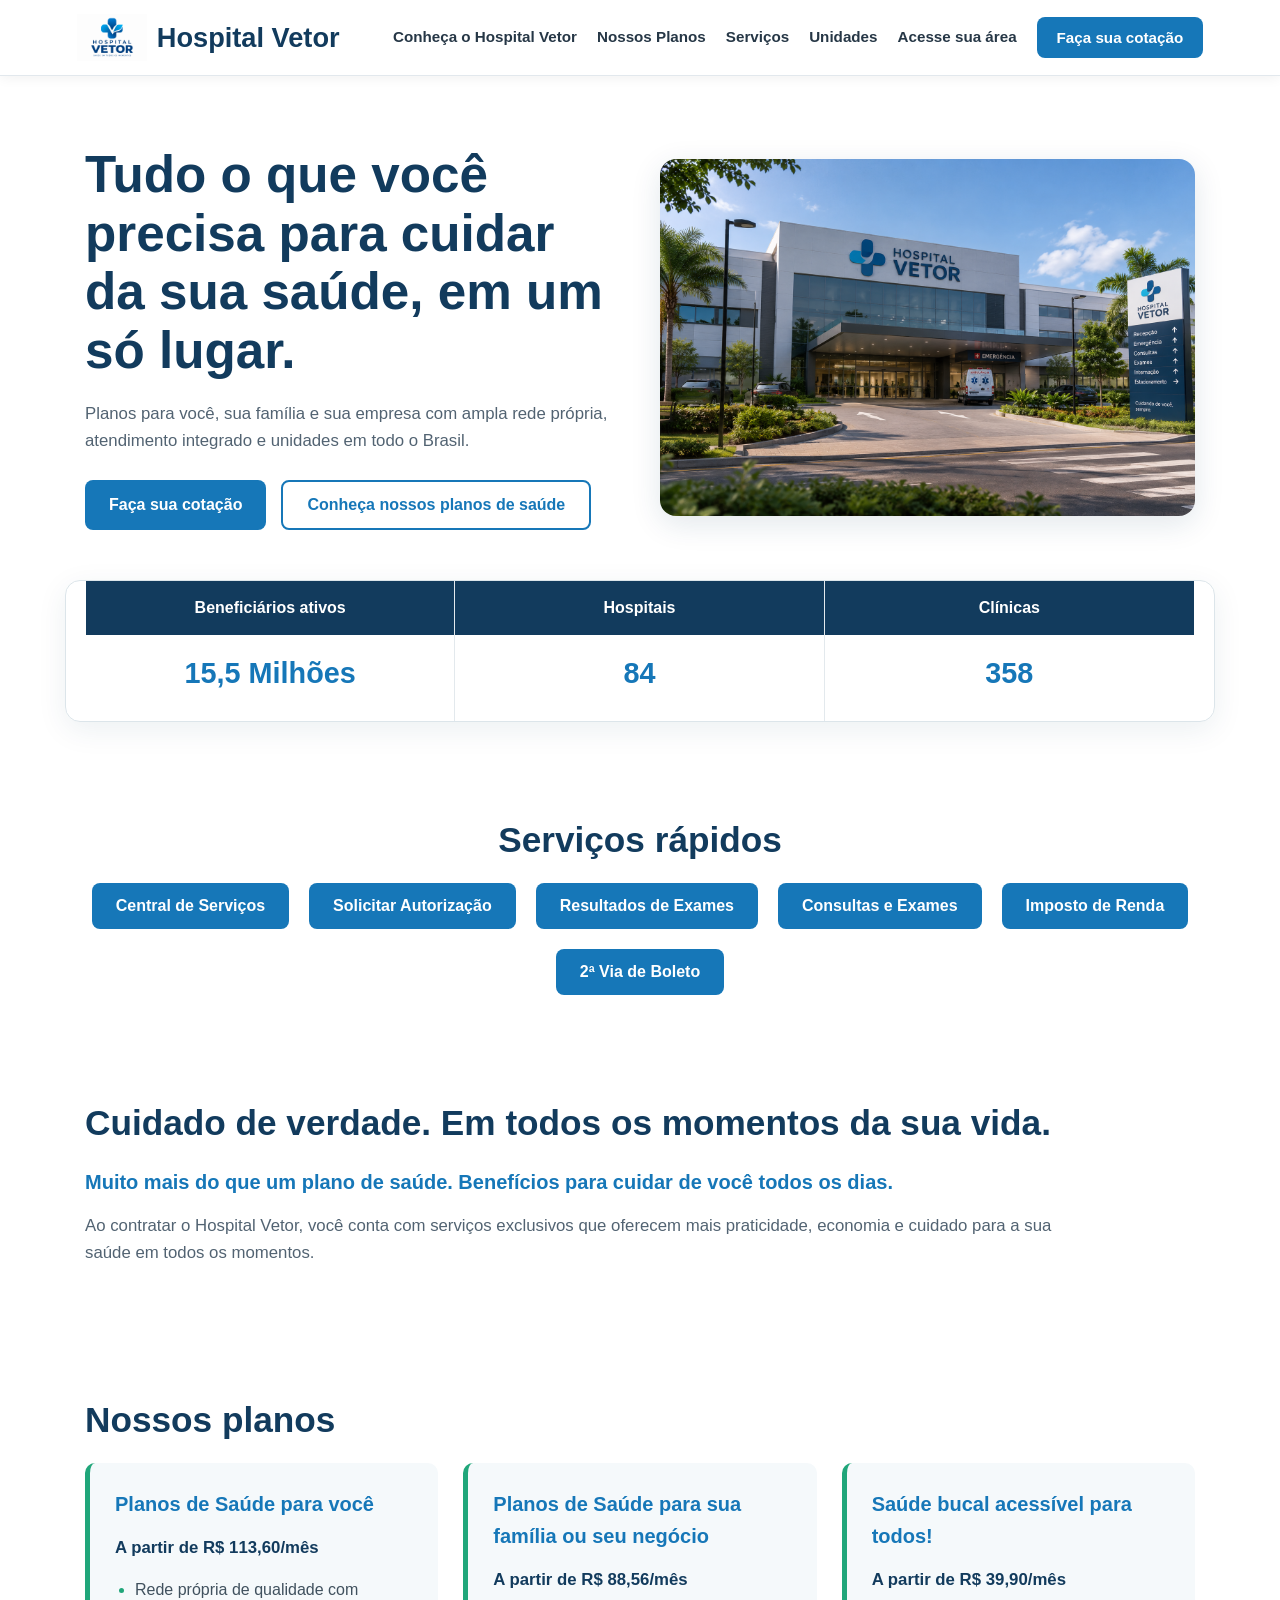
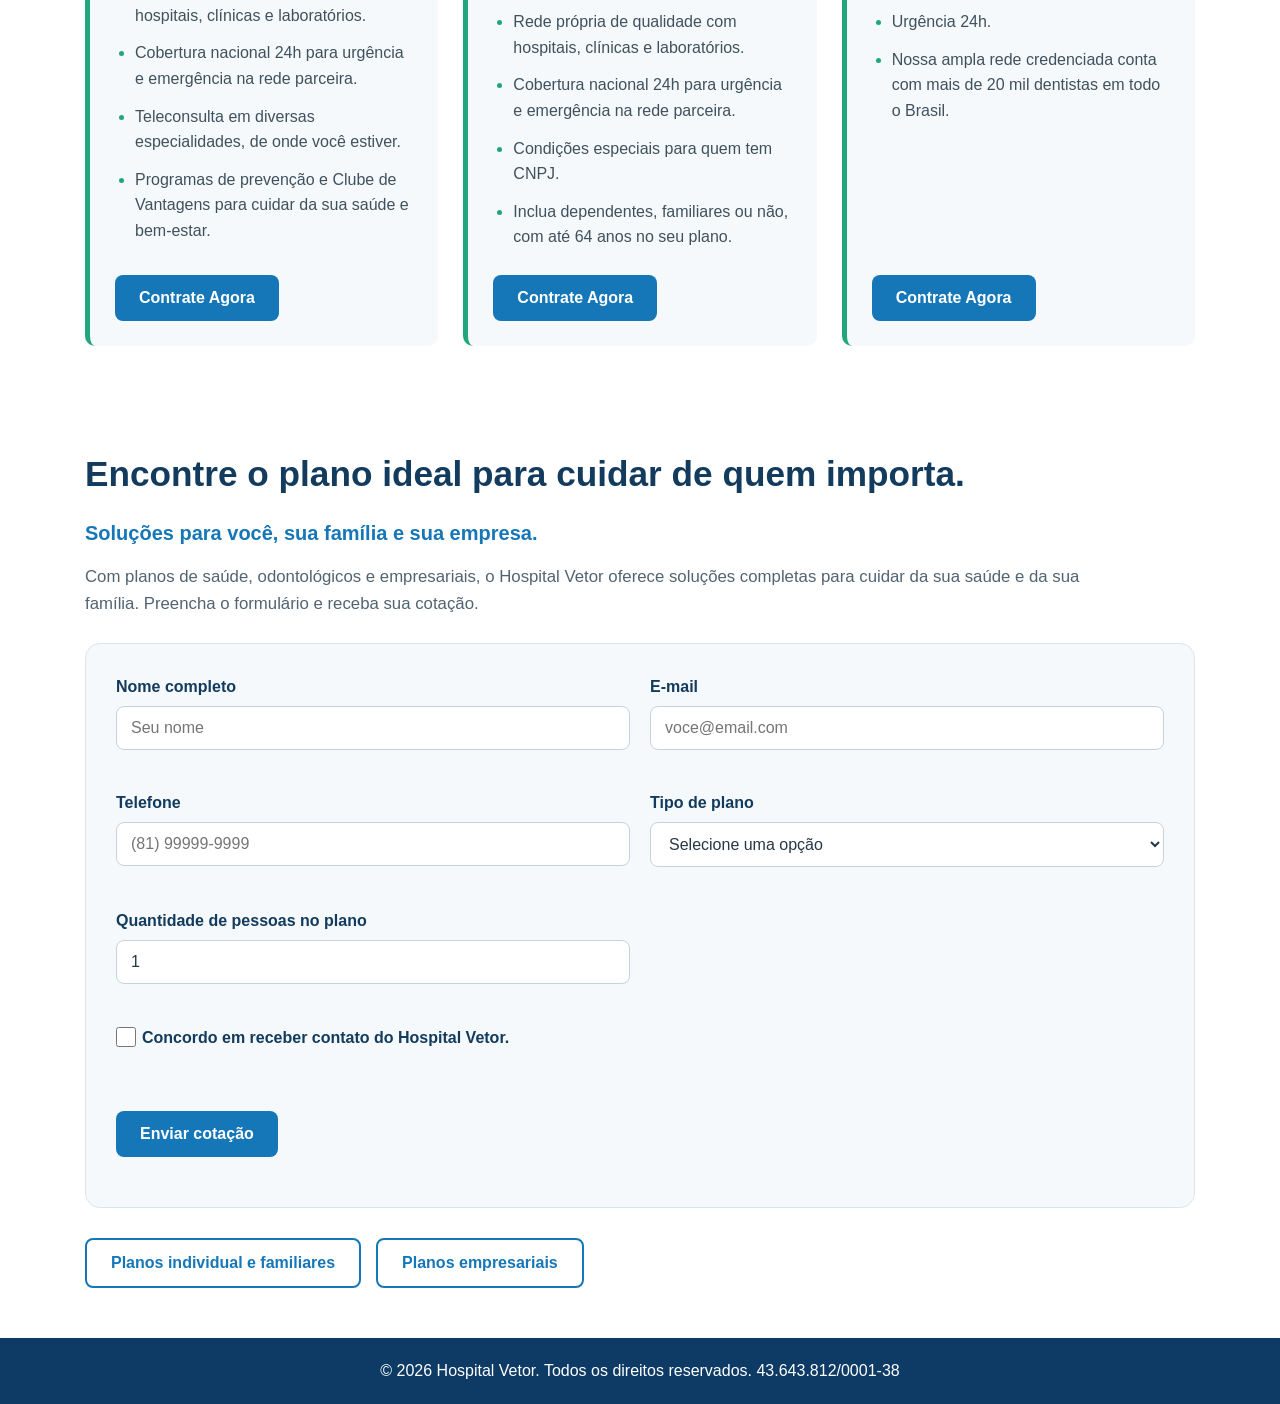
<file: index.html>
<!DOCTYPE html>
<html lang="pt-br">
    <meta charset="UTF-8">
    <meta name="viewport" content="width=device-width, initial-scale=1.0">
    <meta name="description" content="Hospital Vetor: planos de saúde e odontológicos para você, sua família e sua empresa.">
    <title>Hospital Vetor</title>
    <link rel="icon" href="logo_vetor.png" type="image/png">
    <link rel="stylesheet" href="stylevetor.css">
</head>
<body>
    <header class="cabecalho">
        <div class="logo-titulo">
            <img src="logo_vetor.png" alt="Logo Hospital Vetor">
            <p class="titulo-hospital">Hospital Vetor</p>
        </div>
        <button class="menu-toggle" id="menuToggle" type="button" aria-label="Abrir menu" aria-expanded="false" aria-controls="menuPrincipal">&#9776;</button>
        <nav class="menu" id="menuPrincipal" aria-label="Menu principal">
            <a href="#inicio">Conheça o Hospital Vetor</a>
            <a href="#planos">Nossos Planos</a>
            <a href="#servicos">Serviços</a>
            <a href="#unidades">Unidades</a>
            <a href="#cotacao">Acesse sua área</a>
            <button type="button" class="btn-cotacao" data-rolar="#cotacao">Faça sua cotação</button>
        </nav>
    </header>

    <main>
        <section class="hero" id="inicio">
            <div class="hero-texto">
                <h1>Tudo o que você precisa para cuidar da sua saúde, em um só lugar.</h1>
                <p>Planos para você, sua família e sua empresa com ampla rede própria, atendimento integrado e unidades em todo o Brasil.</p>
                <div class="hero-botoes">
                    <button type="button" class="btn" data-rolar="#cotacao">Faça sua cotação</button>
                    <button type="button" class="btn btn-secundario" data-rolar="#planos">Conheça nossos planos de saúde</button>
                </div>
            </div>
            <figure class="hero-imagem">
                <img src="hospital_vetor.png" alt="Frente do Hospital Vetor">
            </figure>
        </section>

        <section class="numeros" id="unidades" aria-label="Números do Hospital Vetor">
            <article class="numero">
                <strong data-valor="15.8" data-casas="1" data-sufixo=" Milhões">15,8 Milhões</strong>
                <span>Beneficiários ativos</span>
            </article>
            <article class="numero">
                <strong data-valor="86" data-casas="0" data-sufixo="">86</strong>
                <span>Hospitais</span>
            </article>
            <article class="numero">
                <strong data-valor="365" data-casas="0" data-sufixo="">365</strong>
                <span>Clínicas</span>
            </article>
        </section>

        <section class="atalhos" id="servicos" aria-labelledby="tituloServicos">
            <h2 id="tituloServicos">Serviços rápidos</h2>
            <div class="botoes">
                <button type="button" data-servico="Central de Serviços">Central de Serviços</button>
                <button type="button" data-servico="Solicitar Autorização">Solicitar Autorização</button>
                <button type="button" data-servico="Resultados de Exames">Resultados de Exames</button>
                <button type="button" data-servico="Consultas e Exames">Consultas e Exames</button>
                <button type="button" data-servico="Imposto de Renda">Imposto de Renda</button>
                <button type="button" data-servico="2ª Via de Boleto">2ª Via de Boleto</button>
            </div>
        </section>

        <section class="apresentacao" aria-labelledby="tituloCuidado">
            <h2 id="tituloCuidado">Cuidado de verdade. Em todos os momentos da sua vida.</h2>
            <h3>Muito mais do que um plano de saúde. Benefícios para cuidar de você todos os dias.</h3>
            <p>Ao contratar o Hospital Vetor, você conta com serviços exclusivos que oferecem mais praticidade, economia e cuidado para a sua saúde em todos os momentos.</p>
        </section>

        <section class="planos" id="planos" aria-labelledby="tituloPlanos">
            <h2 id="tituloPlanos">Nossos planos</h2>
            <div class="planos-grade">
                <article class="plano">
                    <h3>Planos de Saúde para você</h3>
                    <p class="preco">A partir de R$ 113,60/mês</p>
                    <ul>
                        <li>Rede própria de qualidade com hospitais, clínicas e laboratórios.</li>
                        <li>Cobertura nacional 24h para urgência e emergência na rede parceira.</li>
                        <li>Teleconsulta em diversas especialidades, de onde você estiver.</li>
                        <li>Programas de prevenção e Clube de Vantagens para cuidar da sua saúde e bem-estar.</li>
                    </ul>
                    <button type="button" class="btn btn-contratar" data-plano="individual">Contrate Agora</button>
                </article>

                <article class="plano">
                    <h3>Planos de Saúde para sua família ou seu negócio</h3>
                    <p class="preco">A partir de R$ 88,56/mês</p>
                    <ul>
                        <li>Rede própria de qualidade com hospitais, clínicas e laboratórios.</li>
                        <li>Cobertura nacional 24h para urgência e emergência na rede parceira.</li>
                        <li>Condições especiais para quem tem CNPJ.</li>
                        <li>Inclua dependentes, familiares ou não, com até 64 anos no seu plano.</li>
                    </ul>
                    <button type="button" class="btn btn-contratar" data-plano="familiar">Contrate Agora</button>
                </article>

                <article class="plano">
                    <h3>Saúde bucal acessível para todos!</h3>
                    <p class="preco">A partir de R$ 39,90/mês</p>
                    <ul>
                        <li>Urgência 24h.</li>
                        <li>Nossa ampla rede credenciada conta com mais de 20 mil dentistas em todo o Brasil.</li>
                    </ul>
                    <button type="button" class="btn btn-contratar" data-plano="odontologico">Contrate Agora</button>
                </article>
            </div>
        </section>

        <section class="cotacao" id="cotacao" aria-labelledby="tituloCotacao">
            <h2 id="tituloCotacao">Encontre o plano ideal para cuidar de quem importa.</h2>
            <h3>Soluções para você, sua família e sua empresa.</h3>
            <p>Com planos de saúde, odontológicos e empresariais, o Hospital Vetor oferece soluções completas para cuidar da sua saúde e da sua família. Preencha o formulário e receba sua cotação.</p>

            <form id="formCotacao" class="formulario" novalidate>
                <div class="campo">
                    <label for="nome">Nome completo</label>
                    <input type="text" id="nome" name="nome" placeholder="Seu nome" autocomplete="name" required>
                    <small class="erro" id="erro-nome" aria-live="polite"></small>
                </div>

                <div class="campo">
                    <label for="email">E-mail</label>
                    <input type="email" id="email" name="email" placeholder="voce@email.com" autocomplete="email" required>
                    <small class="erro" id="erro-email" aria-live="polite"></small>
                </div>

                <div class="campo">
                    <label for="telefone">Telefone</label>
                    <input type="tel" id="telefone" name="telefone" placeholder="(81) 99999-9999" autocomplete="tel" maxlength="15" required>
                    <small class="erro" id="erro-telefone" aria-live="polite"></small>
                </div>

                <div class="campo">
                    <label for="plano">Tipo de plano</label>
                    <select id="plano" name="plano" required>
                        <option value="">Selecione uma opção</option>
                        <option value="individual">Plano de saúde individual</option>
                        <option value="familiar">Plano familiar ou empresarial</option>
                        <option value="odontologico">Plano odontológico</option>
                    </select>
                    <small class="erro" id="erro-plano" aria-live="polite"></small>
                </div>

                <div class="campo">
                    <label for="vidas">Quantidade de pessoas no plano</label>
                    <input type="number" id="vidas" name="vidas" min="1" max="100" value="1" required>
                    <small class="erro" id="erro-vidas" aria-live="polite"></small>
                </div>

                <div class="campo campo-check">
                    <input type="checkbox" id="aceite" name="aceite" required>
                    <label for="aceite">Concordo em receber contato do Hospital Vetor.</label>
                    <small class="erro" id="erro-aceite" aria-live="polite"></small>
                </div>

                <div class="resumo" id="resumo" aria-live="polite"></div>

                <button type="submit" class="btn">Enviar cotação</button>
                <p class="retorno" id="retorno" role="status" aria-live="polite"></p>
            </form>

            <div class="hero-botoes">
                <button type="button" class="btn btn-secundario" data-plano="individual">Planos individual e familiares</button>
                <button type="button" class="btn btn-secundario" data-plano="familiar">Planos empresariais</button>
            </div>
        </section>
    </main>
    <footer class="rodape">
        <p>© 2026 Hospital Vetor. Todos os direitos reservados. 43.643.812/0001-38</p>
    </footer>

    <div class="aviso" id="aviso" role="status" aria-live="polite"></div>
    <button type="button" class="topo" id="botaoTopo" aria-label="Voltar ao topo">&#8593;</button>

    <script src="script.js"></script>
</body>
</html>
</file>
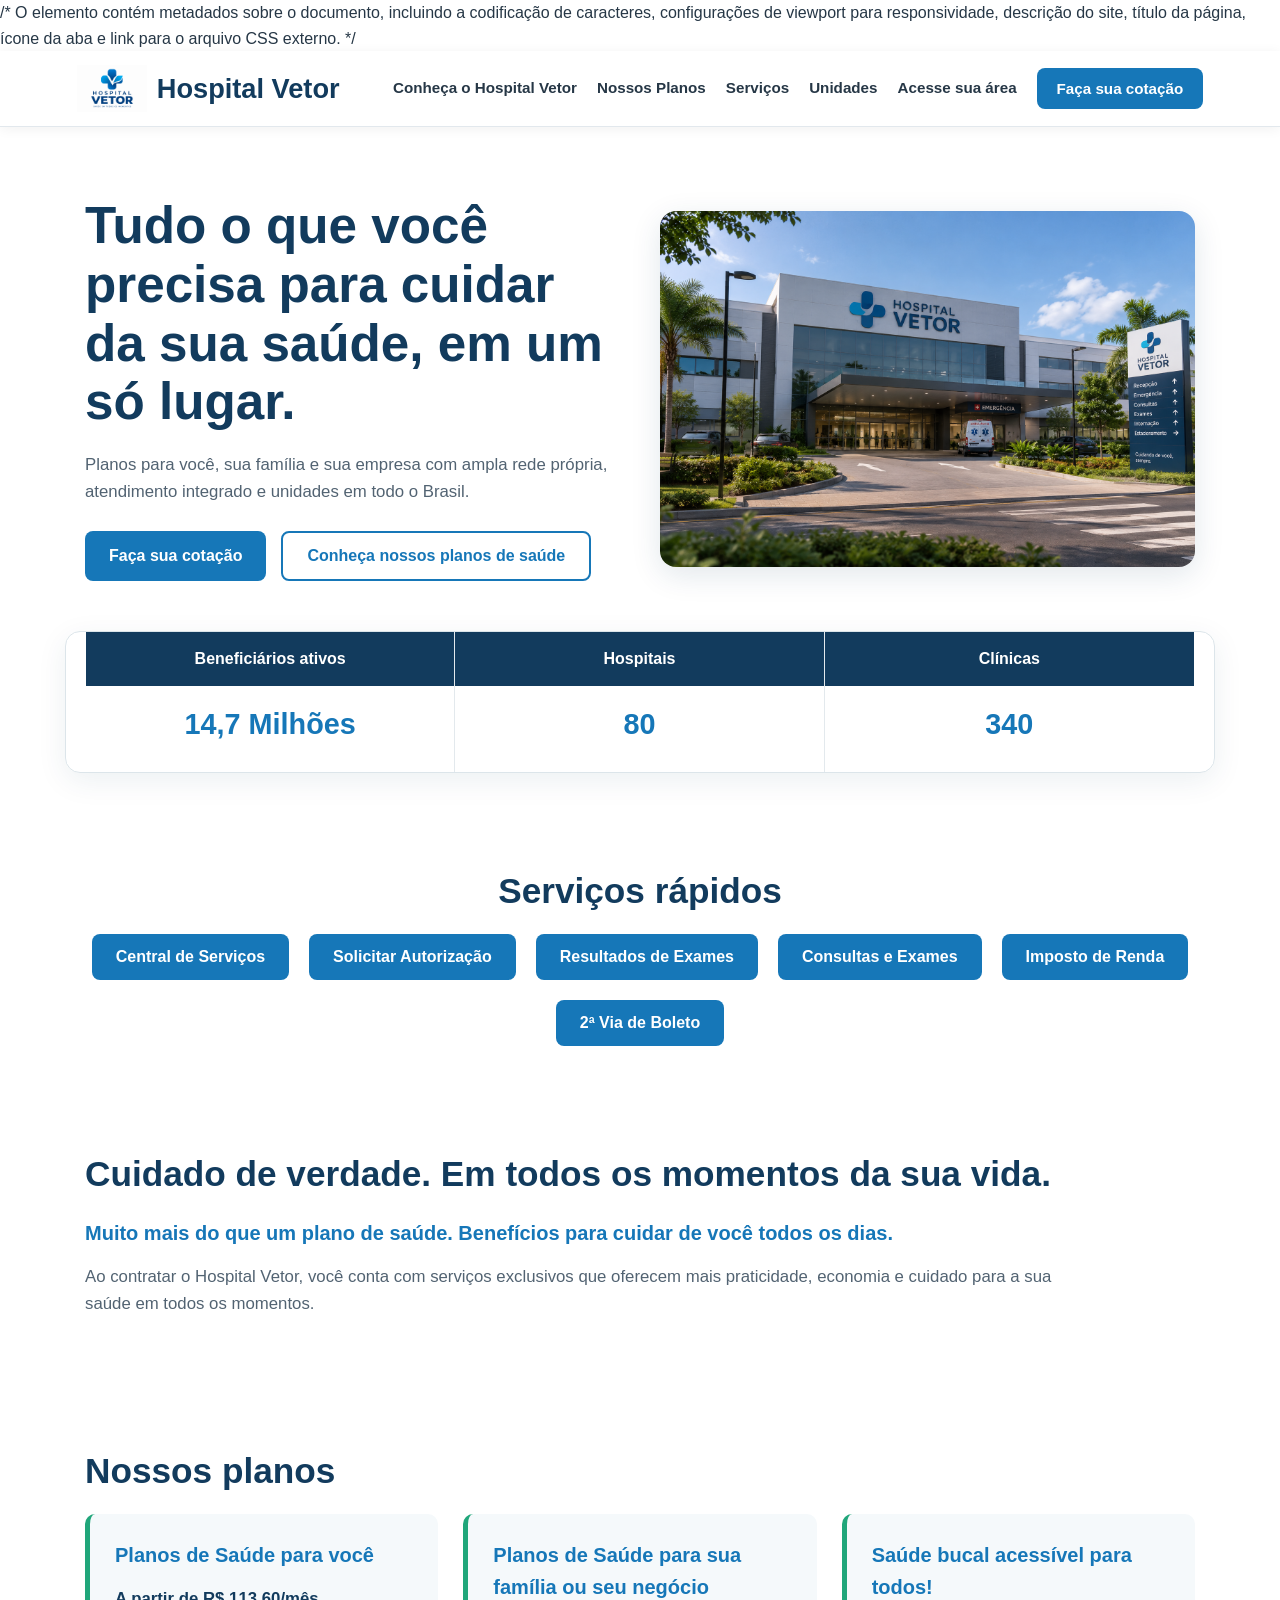
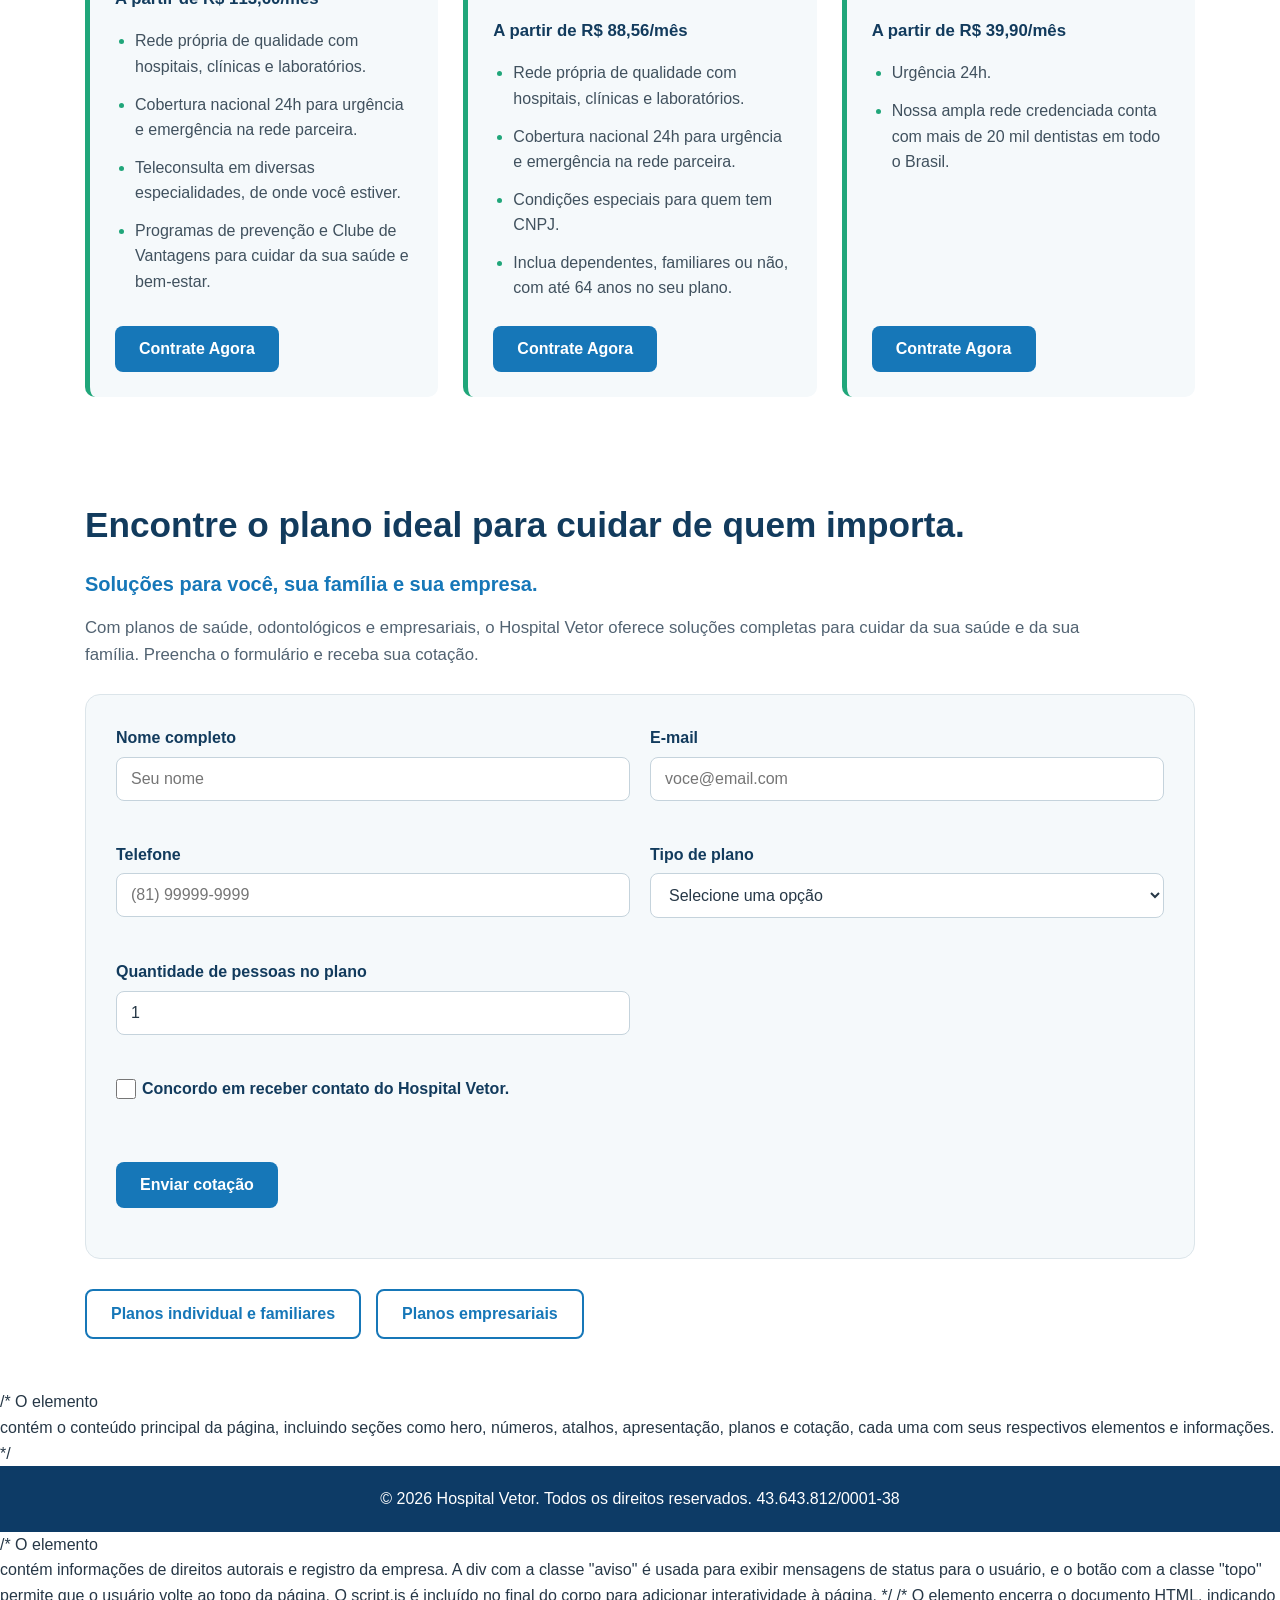
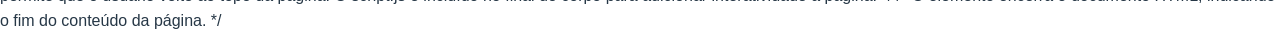
<file: hvetor.html>
<!DOCTYPE html>
<html lang="pt-br">
<!--<!DOCTYPE html> declara que este documento é um documento HTML5. A tag <html> define o início do documento HTML e o atributo lang="pt-br" indica que o idioma principal do conteúdo é o português brasileiro.-->
<head>
    <meta charset="UTF-8">
    <meta name="viewport" content="width=device-width, initial-scale=1.0">
    <meta name="description" content="Hospital Vetor: planos de saúde e odontológicos para você, sua família e sua empresa.">
    <title>Hospital Vetor</title>
    <link rel="icon" href="logo_vetor.png" type="image/png">
    <link rel="stylesheet" href="stylevetor.css">
</head>
/* O elemento <head> contém metadados sobre o documento, incluindo a codificação de caracteres, configurações de viewport para responsividade, descrição do site, título da página, ícone da aba e link para o arquivo CSS externo. */
<body>
    <header class="cabecalho">
        <div class="logo-titulo">
            <img src="logo_vetor.png" alt="Logo Hospital Vetor">
            <p class="titulo-hospital">Hospital Vetor</p>
        </div>
        <button class="menu-toggle" id="menuToggle" type="button" aria-label="Abrir menu" aria-expanded="false" aria-controls="menuPrincipal">&#9776;</button>
        <nav class="menu" id="menuPrincipal" aria-label="Menu principal">
            <a href="#inicio">Conheça o Hospital Vetor</a>
            <a href="#planos">Nossos Planos</a>
            <a href="#servicos">Serviços</a>
            <a href="#unidades">Unidades</a>
            <a href="#cotacao">Acesse sua área</a>
            <button type="button" class="btn-cotacao" data-rolar="#cotacao">Faça sua cotação</button>
        </nav>
    </header>

    <main>
        <section class="hero" id="inicio">
            <div class="hero-texto">
                <h1>Tudo o que você precisa para cuidar da sua saúde, em um só lugar.</h1>
                <p>Planos para você, sua família e sua empresa com ampla rede própria, atendimento integrado e unidades em todo o Brasil.</p>
                <div class="hero-botoes">
                    <button type="button" class="btn" data-rolar="#cotacao">Faça sua cotação</button>
                    <button type="button" class="btn btn-secundario" data-rolar="#planos">Conheça nossos planos de saúde</button>
                </div>
            </div>
            <figure class="hero-imagem">
                <img src="hospital_vetor.png" alt="Frente do Hospital Vetor">
            </figure>
        </section>

        <section class="numeros" id="unidades" aria-label="Números do Hospital Vetor">
            <article class="numero">
                <strong data-valor="15.8" data-casas="1" data-sufixo=" Milhões">15,8 Milhões</strong>
                <span>Beneficiários ativos</span>
            </article>
            <article class="numero">
                <strong data-valor="86" data-casas="0" data-sufixo="">86</strong>
                <span>Hospitais</span>
            </article>
            <article class="numero">
                <strong data-valor="365" data-casas="0" data-sufixo="">365</strong>
                <span>Clínicas</span>
            </article>
        </section>

        <section class="atalhos" id="servicos" aria-labelledby="tituloServicos">
            <h2 id="tituloServicos">Serviços rápidos</h2>
            <div class="botoes">
                <button type="button" data-servico="Central de Serviços">Central de Serviços</button>
                <button type="button" data-servico="Solicitar Autorização">Solicitar Autorização</button>
                <button type="button" data-servico="Resultados de Exames">Resultados de Exames</button>
                <button type="button" data-servico="Consultas e Exames">Consultas e Exames</button>
                <button type="button" data-servico="Imposto de Renda">Imposto de Renda</button>
                <button type="button" data-servico="2ª Via de Boleto">2ª Via de Boleto</button>
            </div>
        </section>

        <section class="apresentacao" aria-labelledby="tituloCuidado">
            <h2 id="tituloCuidado">Cuidado de verdade. Em todos os momentos da sua vida.</h2>
            <h3>Muito mais do que um plano de saúde. Benefícios para cuidar de você todos os dias.</h3>
            <p>Ao contratar o Hospital Vetor, você conta com serviços exclusivos que oferecem mais praticidade, economia e cuidado para a sua saúde em todos os momentos.</p>
        </section>

        <section class="planos" id="planos" aria-labelledby="tituloPlanos">
            <h2 id="tituloPlanos">Nossos planos</h2>
            <div class="planos-grade">
                <article class="plano">
                    <h3>Planos de Saúde para você</h3>
                    <p class="preco">A partir de R$ 113,60/mês</p>
                    <ul>
                        <li>Rede própria de qualidade com hospitais, clínicas e laboratórios.</li>
                        <li>Cobertura nacional 24h para urgência e emergência na rede parceira.</li>
                        <li>Teleconsulta em diversas especialidades, de onde você estiver.</li>
                        <li>Programas de prevenção e Clube de Vantagens para cuidar da sua saúde e bem-estar.</li>
                    </ul>
                    <button type="button" class="btn btn-contratar" data-plano="individual">Contrate Agora</button>
                </article>

                <article class="plano">
                    <h3>Planos de Saúde para sua família ou seu negócio</h3>
                    <p class="preco">A partir de R$ 88,56/mês</p>
                    <ul>
                        <li>Rede própria de qualidade com hospitais, clínicas e laboratórios.</li>
                        <li>Cobertura nacional 24h para urgência e emergência na rede parceira.</li>
                        <li>Condições especiais para quem tem CNPJ.</li>
                        <li>Inclua dependentes, familiares ou não, com até 64 anos no seu plano.</li>
                    </ul>
                    <button type="button" class="btn btn-contratar" data-plano="familiar">Contrate Agora</button>
                </article>

                <article class="plano">
                    <h3>Saúde bucal acessível para todos!</h3>
                    <p class="preco">A partir de R$ 39,90/mês</p>
                    <ul>
                        <li>Urgência 24h.</li>
                        <li>Nossa ampla rede credenciada conta com mais de 20 mil dentistas em todo o Brasil.</li>
                    </ul>
                    <button type="button" class="btn btn-contratar" data-plano="odontologico">Contrate Agora</button>
                </article>
            </div>
        </section>

        <section class="cotacao" id="cotacao" aria-labelledby="tituloCotacao">
            <h2 id="tituloCotacao">Encontre o plano ideal para cuidar de quem importa.</h2>
            <h3>Soluções para você, sua família e sua empresa.</h3>
            <p>Com planos de saúde, odontológicos e empresariais, o Hospital Vetor oferece soluções completas para cuidar da sua saúde e da sua família. Preencha o formulário e receba sua cotação.</p>

            <form id="formCotacao" class="formulario" novalidate>
                <div class="campo">
                    <label for="nome">Nome completo</label>
                    <input type="text" id="nome" name="nome" placeholder="Seu nome" autocomplete="name" required>
                    <small class="erro" id="erro-nome" aria-live="polite"></small>
                </div>

                <div class="campo">
                    <label for="email">E-mail</label>
                    <input type="email" id="email" name="email" placeholder="voce@email.com" autocomplete="email" required>
                    <small class="erro" id="erro-email" aria-live="polite"></small>
                </div>

                <div class="campo">
                    <label for="telefone">Telefone</label>
                    <input type="tel" id="telefone" name="telefone" placeholder="(81) 99999-9999" autocomplete="tel" maxlength="15" required>
                    <small class="erro" id="erro-telefone" aria-live="polite"></small>
                </div>

                <div class="campo">
                    <label for="plano">Tipo de plano</label>
                    <select id="plano" name="plano" required>
                        <option value="">Selecione uma opção</option>
                        <option value="individual">Plano de saúde individual</option>
                        <option value="familiar">Plano familiar ou empresarial</option>
                        <option value="odontologico">Plano odontológico</option>
                    </select>
                    <small class="erro" id="erro-plano" aria-live="polite"></small>
                </div>

                <div class="campo">
                    <label for="vidas">Quantidade de pessoas no plano</label>
                    <input type="number" id="vidas" name="vidas" min="1" max="100" value="1" required>
                    <small class="erro" id="erro-vidas" aria-live="polite"></small>
                </div>

                <div class="campo campo-check">
                    <input type="checkbox" id="aceite" name="aceite" required>
                    <label for="aceite">Concordo em receber contato do Hospital Vetor.</label>
                    <small class="erro" id="erro-aceite" aria-live="polite"></small>
                </div>

                <div class="resumo" id="resumo" aria-live="polite"></div>

                <button type="submit" class="btn">Enviar cotação</button>
                <p class="retorno" id="retorno" role="status" aria-live="polite"></p>
            </form>

            <div class="hero-botoes">
                <button type="button" class="btn btn-secundario" data-plano="individual">Planos individual e familiares</button>
                <button type="button" class="btn btn-secundario" data-plano="familiar">Planos empresariais</button>
            </div>
        </section>
    </main>
/* O elemento <main> contém o conteúdo principal da página, incluindo seções como hero, números, atalhos, apresentação, planos e cotação, cada uma com seus respectivos elementos e informações. */

    <footer class="rodape">
        <p>© 2026 Hospital Vetor. Todos os direitos reservados. 43.643.812/0001-38</p>
    </footer>

    <div class="aviso" id="aviso" role="status" aria-live="polite"></div>
    <button type="button" class="topo" id="botaoTopo" aria-label="Voltar ao topo">&#8593;</button>

    <script src="script.js"></script>
</body>
/* O elemento <footer> contém informações de direitos autorais e registro da empresa. A div com a classe "aviso" é usada para exibir mensagens de status para o usuário, e o botão com a classe "topo" permite que o usuário volte ao topo da página. O script.js é incluído no final do corpo para adicionar interatividade à página. */
</html>
/* O elemento <html> encerra o documento HTML, indicando o fim do conteúdo da página. */
</file>
<file: stylevetor.css>
/* Resetando margens, preenchimentos e definindo box-sizing para todos os elementos */
* {
    margin: 0;
    padding: 0;
    box-sizing: border-box;
}
/* Definindo comportamento de rolagem suave para a página */
html {
    scroll-behavior: smooth;
}
/* Estilizando o corpo da página com fonte, cor de fundo, cor do texto, altura da linha e tamanho da fonte */
body {
    font-family: Arial, Helvetica, sans-serif;
    background-color: #ffffff;
    color: #263746;
    line-height: 1.6;
    font-size: 16px;
}

a {
    text-decoration: none;
    color: inherit;
}

a:focus,
button:focus,
input:focus,
select:focus {
    outline: 3px solid #F5B942;
    outline-offset: 3px;
}

@media (prefers-reduced-motion: reduce) {
    * {
        scroll-behavior: auto !important;
        animation-duration: 0.01ms !important;
        transition-duration: 0.01ms !important;
    }
}
/* Estilizando o cabeçalho da página com cor de fundo, borda inferior, preenchimento, layout flexível, alinhamento e sombra */
.cabecalho {
    background-color: #ffffff;
    border-bottom: 1px solid #E2E8ED;
    padding: 14px 6%;
    display: flex;
    align-items: center;
    justify-content: space-between;
    gap: 30px;
    position: sticky;
    top: 0;
    z-index: 1000;
    box-shadow: 0 2px 12px rgba(0, 0, 0, 0.06);
}
/*Estilizando devidamente os itens do site conforme a identidade visual do hospital, incluindo o logo, título, menu e botões*/
.logo-titulo {
    display: flex;
    align-items: center;
    gap: 10px;
}

.logo-titulo img {
    width: 70px;
    height: auto;
}

.titulo-hospital {
    color: #123B5D;
    font-size: 1.7rem;
    font-weight: 700;
}

.menu {
    display: flex;
    align-items: center;
    justify-content: flex-end;
    gap: 20px;
    flex-wrap: wrap;
}

.menu a {
    color: #263746;
    font-size: 0.95rem;
    font-weight: 600;
    transition: color 0.2s ease;
}

.menu a:hover {
    color: #1677B8;
}

.menu-toggle {
    display: none;
    background: none;
    border: 1px solid #DCE5EA;
    border-radius: 8px;
    font-size: 1.6rem;
    padding: 4px 12px;
    color: #123B5D;
    cursor: pointer;
}

.btn,
.btn-cotacao,
.botoes button {
    background-color: #1677B8;
    color: #ffffff;
    border: none;
    border-radius: 8px;
    padding: 14px 24px;
    font-size: 1rem;
    font-weight: 700;
    cursor: pointer;
    transition: 0.2s;
}

.btn-cotacao {
    padding: 12px 20px;
    font-size: 0.95rem;
}

.btn:hover,
.btn-cotacao:hover,
.botoes button:hover {
    background-color: #125E91;
    transform: translateY(-2px);
    box-shadow: 0 8px 20px rgba(18, 94, 145, 0.18);
}

.btn-secundario {
    background-color: #ffffff;
    color: #1677B8;
    border: 2px solid #1677B8;
}

.btn-secundario:hover {
    background-color: #EAF4FA;
}

main {
    width: 100%;
}

section {
    max-width: 1150px;
    margin: 0 auto;
    padding: 50px 20px;
}

h1 {
    color: #123B5D;
    font-size: clamp(2rem, 4vw, 3.3rem);
    line-height: 1.15;
    margin-bottom: 20px;
}

h2 {
    color: #123B5D;
    font-size: clamp(1.5rem, 3vw, 2.2rem);
    margin-bottom: 15px;
}

h3 {
    color: #1677B8;
    font-size: 1.25rem;
    margin-bottom: 15px;
}

section p {
    color: #526372;
    font-size: 1.05rem;
    max-width: 1000px;
    margin-bottom: 25px;
}

.hero {
    display: flex;
    align-items: center;
    justify-content: space-between;
    gap: 40px;
    padding-top: 70px;
}

.hero-texto {
    flex: 1;
}

.hero-botoes {
    display: flex;
    flex-wrap: wrap;
    gap: 15px;
    margin-top: 10px;
}

.hero-imagem {
    flex: 1;
}

.hero-imagem img {
    width: 100%;
    height: auto;
    display: block;
    border-radius: 16px;
    box-shadow: 0 8px 30px rgba(18, 59, 93, 0.12);
}

.numeros {
    display: grid;
    grid-template-columns: repeat(3, 1fr);
    gap: 0;
    padding: 0 20px;
    margin-bottom: 40px;
    border: 1px solid #DCE5EA;
    border-radius: 15px;
    overflow: hidden;
    box-shadow: 0 8px 30px rgba(18, 59, 93, 0.08);
}

.numero {
    display: flex;
    flex-direction: column-reverse;
    align-items: center;
    padding: 25px;
    text-align: center;
    border-right: 1px solid #E3E9ED;
}

.numero:last-child {
    border-right: none;
}

.numero strong {
    color: #1677B8;
    font-size: 1.8rem;
}

.numero span {
    background-color: #123B5D;
    color: #ffffff;
    font-weight: 700;
    width: calc(100% + 50px);
    padding: 14px;
    margin: -25px -25px 15px;
}

.botoes {
    display: flex;
    flex-wrap: wrap;
    justify-content: center;
    align-items: center;
    gap: 20px;
}

.atalhos h2 {
    text-align: center;
}

.planos-grade {
    display: grid;
    grid-template-columns: repeat(3, 1fr);
    gap: 25px;
}

.plano {
    display: flex;
    flex-direction: column;
    background-color: #F5F9FB;
    border-left: 5px solid #20A67A;
    border-radius: 10px;
    padding: 25px;
    transition: 0.2s;
}

.plano:hover {
    transform: translateY(-4px);
    box-shadow: 0 8px 24px rgba(18, 59, 93, 0.1);
}

.plano.destaque {
    border-left-color: #F5B942;
    box-shadow: 0 8px 24px rgba(245, 185, 66, 0.35);
}

.plano .preco {
    color: #123B5D;
    font-weight: 700;
    margin-bottom: 15px;
}

.plano ul {
    padding-left: 20px;
    margin-bottom: 25px;
    flex: 1;
}

.plano li {
    margin-bottom: 12px;
    color: #40515E;
}

.plano li:last-child {
    margin-bottom: 0;
}

.plano li::marker {
    color: #20A67A;
}

.plano .btn {
    align-self: flex-start;
}

.formulario {
    display: grid;
    grid-template-columns: repeat(2, 1fr);
    gap: 20px;
    background-color: #F5F9FB;
    border: 1px solid #DCE5EA;
    border-radius: 15px;
    padding: 30px;
    margin-bottom: 30px;
}

.campo {
    display: flex;
    flex-direction: column;
    gap: 6px;
}

.campo label {
    font-weight: 700;
    color: #123B5D;
}

.campo input,
.campo select {
    padding: 12px 14px;
    border: 1px solid #C5D3DC;
    border-radius: 8px;
    font-size: 1rem;
    background-color: #ffffff;
    color: #263746;
}

.campo.invalido input,
.campo.invalido select {
    border-color: #C0392B;
    background-color: #FDF3F2;
}

.campo.valido input,
.campo.valido select {
    border-color: #20A67A;
}

.erro {
    color: #C0392B;
    font-size: 0.85rem;
    min-height: 1.1em;
}

.campo-check {
    grid-column: 1 / -1;
    flex-direction: row;
    flex-wrap: wrap;
    align-items: center;
}

.campo-check input {
    width: 20px;
    height: 20px;
}

.campo-check .erro {
    width: 100%;
}

.resumo {
    grid-column: 1 / -1;
    color: #123B5D;
    font-weight: 700;
}

.formulario .btn {
    grid-column: 1 / -1;
    justify-self: start;
}

.retorno {
    grid-column: 1 / -1;
    font-weight: 700;
    margin: 0;
}

.retorno.sucesso {
    color: #20A67A;
}

.retorno.falha {
    color: #C0392B;
}

.rodape {
    text-align: center;
    padding: 20px;
    background-color: #0d3b66;
    color: #ffffff;
}

.aviso {
    position: fixed;
    left: 50%;
    bottom: 30px;
    transform: translate(-50%, 20px);
    background-color: #123B5D;
    color: #ffffff;
    padding: 14px 24px;
    border-radius: 8px;
    box-shadow: 0 8px 24px rgba(0, 0, 0, 0.2);
    opacity: 0;
    pointer-events: none;
    transition: 0.3s;
    z-index: 2000;
    max-width: 90%;
    text-align: center;
}

.aviso.ativo {
    opacity: 1;
    transform: translate(-50%, 0);
}

.topo {
    position: fixed;
    right: 20px;
    bottom: 20px;
    width: 46px;
    height: 46px;
    border: none;
    border-radius: 50%;
    background-color: #1677B8;
    color: #ffffff;
    font-size: 1.3rem;
    cursor: pointer;
    opacity: 0;
    pointer-events: none;
    transition: 0.3s;
    z-index: 1500;
}

.topo.ativo {
    opacity: 1;
    pointer-events: auto;
}

@media (max-width: 900px) {
    .hero {
        flex-direction: column;
    }

    .planos-grade {
        grid-template-columns: 1fr;
    }

    .formulario {
        grid-template-columns: 1fr;
    }

    .menu-toggle {
        display: block;
    }

    .menu {
        display: none;
        position: absolute;
        top: 100%;
        left: 0;
        right: 0;
        flex-direction: column;
        align-items: stretch;
        background-color: #ffffff;
        padding: 20px 6%;
        border-bottom: 1px solid #E2E8ED;
        box-shadow: 0 8px 12px rgba(0, 0, 0, 0.06);
    }

    .menu.aberto {
        display: flex;
    }
}

@media (max-width: 600px) {
    .numeros {
        grid-template-columns: 1fr;
    }

    .numero {
        border-right: none;
        border-bottom: 1px solid #E3E9ED;
    }

    .numero:last-child {
        border-bottom: none;
    }

    .titulo-hospital {
        font-size: 1.3rem;
    }

    .logo-titulo img {
        width: 50px;
    }

    .botoes button,
    .hero-botoes .btn {
        width: 100%;
    }
}
</file>
